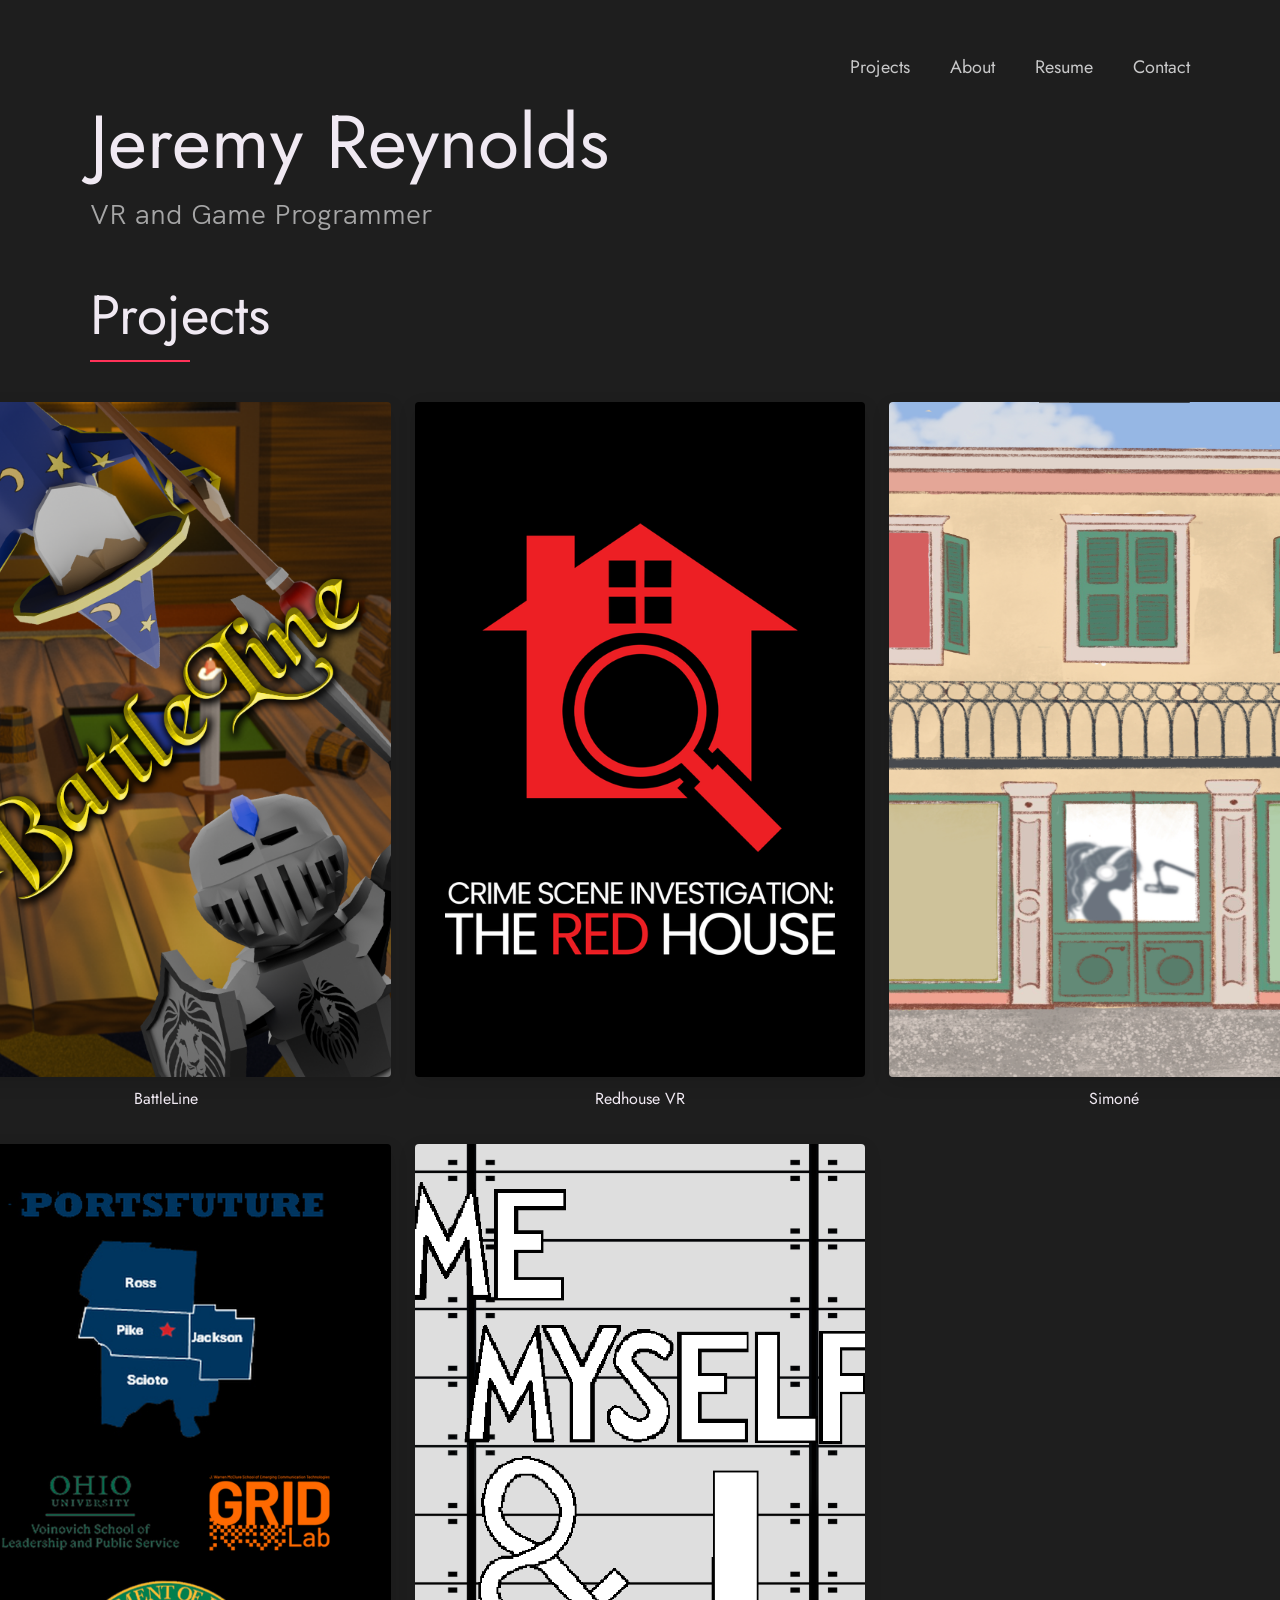
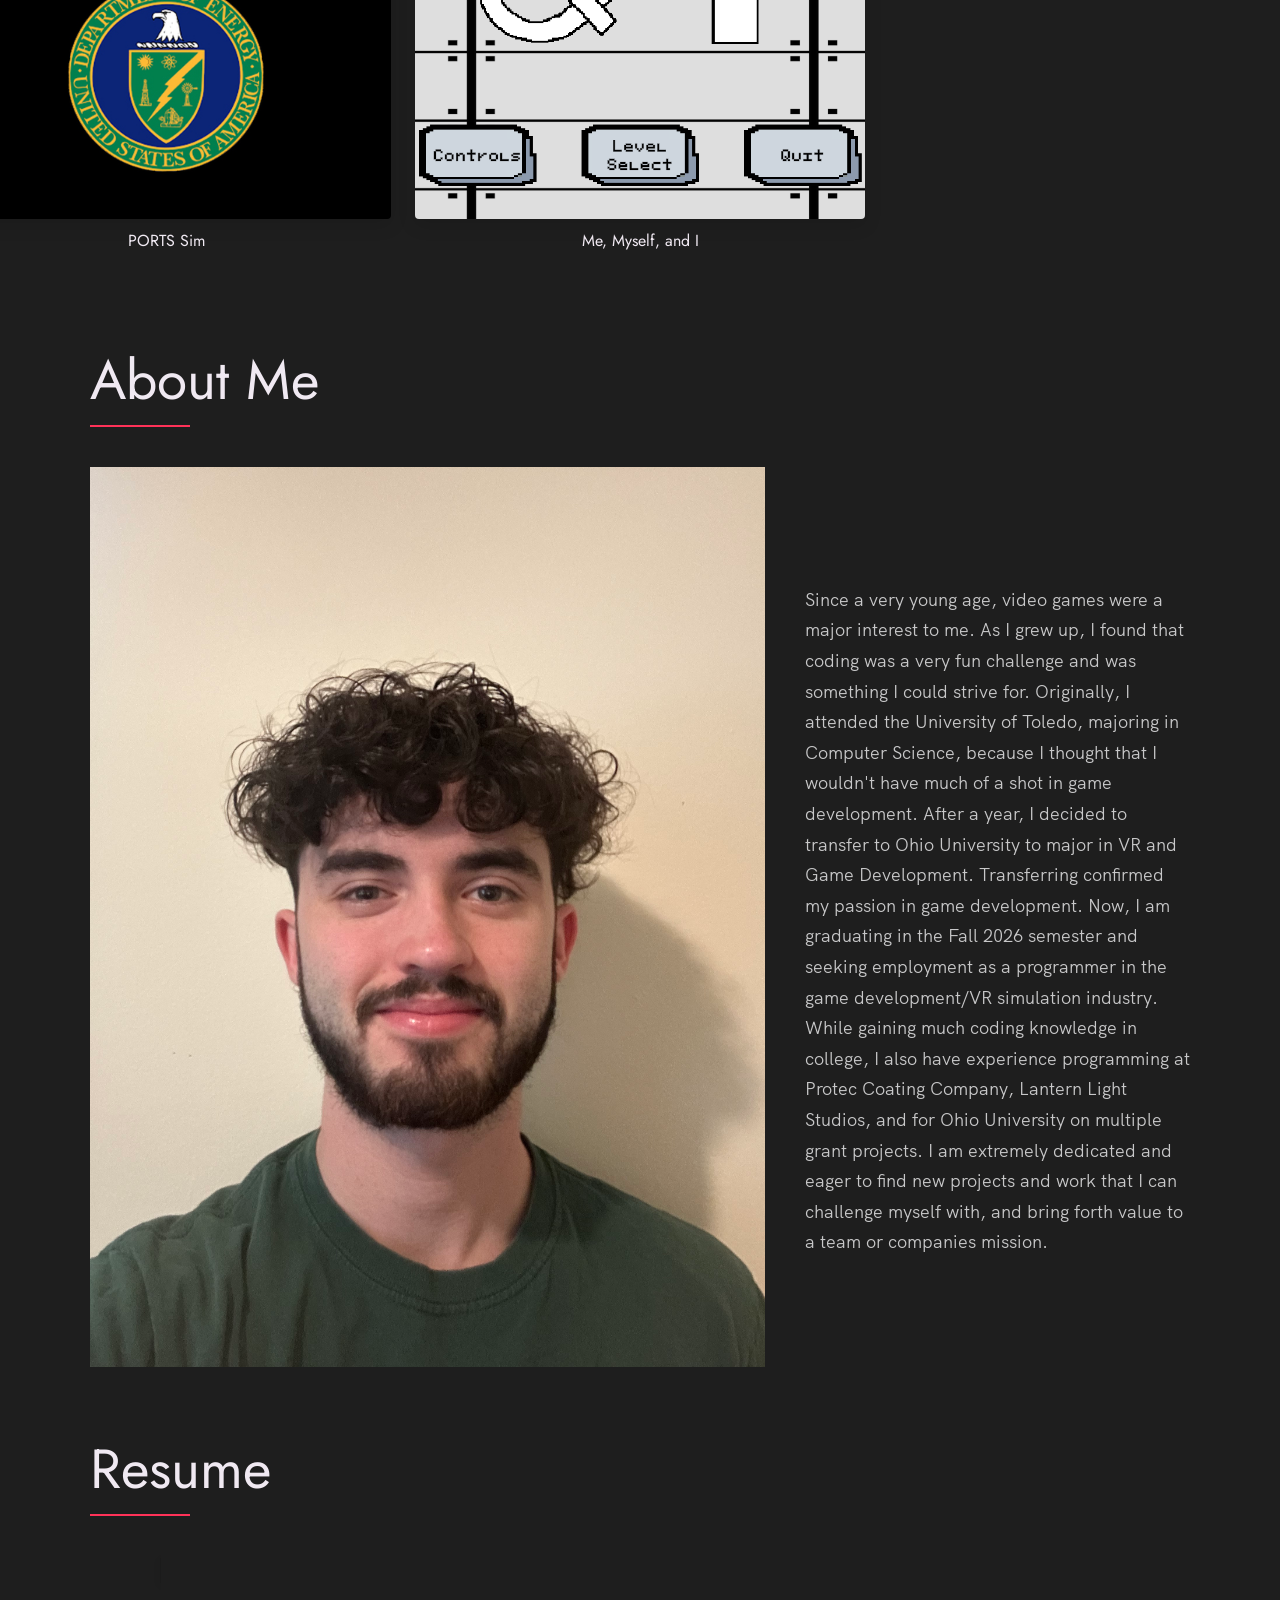
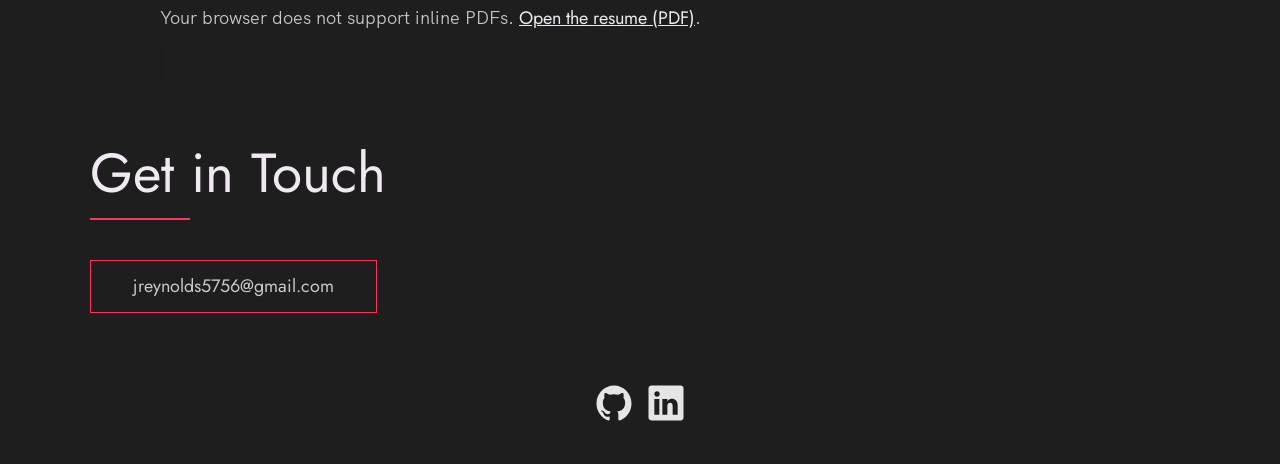
<file: index.html>
<!DOCTYPE html>
<html lang="en">

<head>
  <meta charset="UTF-8" />
  <meta name="viewport" content="width=device-width, initial-scale=1.0" />
  <link rel="shortcut icon" type="image/png" href="./images/jImage.jpg" />

  <title>
    Jeremy Reynolds | Game Developer & Designer
  </title>

  <meta name="description" content="Add small description of yourself.">
  <meta name="keywords" content="Put your name, skills and some coding keywords" />
  <link rel="stylesheet" href="index.css" />
</head>

<body>

  <!-- ***** Header ***** -->

  <header class="header" role="banner" id="top">
    <div class="row">
      <nav class="nav" role="navigation">
        <ul class="nav__items">
          <li class="nav__item"><a href="#work" class="nav__link">Projects</a></li>
          <li class="nav__item">
            <a href="#about" class="nav__link">About</a>
          </li>
          <li class="nav__item">
            <a href="#resume" class="nav__link">Resume</a>
          </li>
          <li class="nav__item">
            <a href="#contact" class="nav__link">Contact</a>
          </li>
        </ul>
      </nav>
    </div>
    <div class="header__text-box row">
      <div class="header__text">
        <h1 class="heading-primary">
          <span>Jeremy Reynolds</span>
        </h1>
        <p>VR and Game Programmer</p>
      </div>
    </div>
  </header>

  <main role="main">

    <!-- ***** Work ***** -->

    <section class="work" id="work">
      <div class="row">
        <h2>Projects</h2>

        <!-- Project grid: 3 pictures per row (600x900 each) -->
        <div class="project-grid" aria-label="Project gallery">

          <article class="project-card">
            <a href="projects/battleline.html" class="project-link" title="Open BattleLine project page">
              <img src="./images/battleline/library_capsule.png" alt="BattleLine cover" class="project-image" width="600" height="900" />
              <h3 class="project-title">BattleLine</h3>
            </a>
          </article>

          <article class="project-card">
            <a href="projects/redhouse.html" class="project-link" title="Open Redhouse VR project page">
              <img src="./images/rh/rhvrCapsuleImage.png" alt="Redhouse VR cover" class="project-image" width="600" height="900" />
              <h3 class="project-title">Redhouse VR</h3>
            </a>
          </article>

          <article class="project-card">
            <a href="projects/simone.html" class="project-link" title="Open Simoné project page">
              <img src="./images/simone/Simone.png" alt="Simoné cover" class="project-image" width="600" height="900" />
              <h3 class="project-title">Simoné</h3>
            </a>
          </article>

          <article class="project-card">
            <a href="projects/ports.html" class="project-link" title="Open PORTS Sim project page">
              <img src="./images/ports/portsCapsule.png" alt="PORTS Sim cover" class="project-image" width="600" height="900" />
              <h3 class="project-title">PORTS Sim</h3>
            </a>
          </article>

          <article class="project-card">
            <a href="projects/me-myself-and-i.html" class="project-link" title="Open Me, Myself, and I project page">
              <img src="./images/mmi/eugeneMain.png" alt="Me, Myself, and I cover" class="project-image" width="600" height="900" />
              <h3 class="project-title">Me, Myself, and I</h3>
            </a>
          </article>
          
        </div>

      </div>
    </section>

    <!-- ***** About ***** -->

    <section class="about" id="about">
      <div class="row">
        <h2>About Me</h2>
        <div class="about__content">
          <div class="about__text">
            <p>
              Since a very young age, video games were a major interest to me. As I grew up, I found that coding was a very fun challenge and was something I could strive for. 
              Originally, I attended the University of Toledo, majoring in Computer Science, because I thought that I wouldn't have much of a shot in game development. After a year, 
              I decided to transfer to Ohio University to major in VR and Game Development. Transferring confirmed my passion in game development. 

              Now, I am graduating in the Fall 2026 semester and seeking employment as a programmer in the game development/VR simulation industry. While gaining much coding knowledge in college, 
              I also have experience programming at Protec Coating Company, Lantern Light Studios, and for Ohio University on multiple grant projects. 

              I am extremely dedicated and eager to find new projects and work that I can challenge myself with, and bring forth value to a team or companies mission.
            </p>
          </div>

          <div class="about__photo-container">
            <img class="about__photo" src="./images/reynoldsJeremy.jpeg" alt="" />
          </div>
        </div>
      </div>
    </section>

  <!-- ***** Resume ***** -->

    <section class="resume" id="resume">
      <div class="row">
        <h2>Resume</h2>
        <div class="resume__content">
          <div class="resume__photo-container">
            <object class="resume__pdf" data="./images/ReynoldsResume.pdf" type="application/pdf" width="100%" height="600">
            <p>Your browser does not support inline PDFs. <a href="./images/ReynoldsResume.pdf" target="_blank" rel="noopener">Open the resume (PDF)</a>.</p>
            </object>
          </div>
        </div>
      </div>
    </section>
  </main>

  <!-- ***** Contact ***** -->

  <section class="contact" id="contact">
    <div class="row">
      <h2>Get in Touch</h2>
      <div class="contact__info">
        <p>
          
        </p>
        <a href="mailto:jreynolds5756@gmail.com" class="btn">jreynolds5756@gmail.com</a>
      </div>
    </div>
  </section>

  <!-- ***** Footer ***** -->

  <footer role="contentinfo" class="footer">
    <div class="row">
      <ul class="footer__social-links">
        <li class="footer__social-link-item">
          <a href="https://github.com/Jreyn17" title="Link to Github Profile">
            <img src="./images/svg/github.svg" class="footer__social-image" alt="Github">
          </a>
        </li>
        <li class="footer__social-link-item">
          <a href="https://www.linkedin.com/in/jeremynreynolds/">
            <img src="./images/svg/linkedin.svg" title="Link to Linkedin Profile" class="footer__social-image" alt="Linkedin">
          </a>
        </li>
      </ul>
    </div>
  </footer>

  <a href="#top" class="back-to-top" title="Back to Top">
    <img src="./images/svg/arrow-up.svg" alt="Back to Top" class="back-to-top__image"/>
  </a>
  <script src="./index.js"></script>
</body>

</html>
</file>
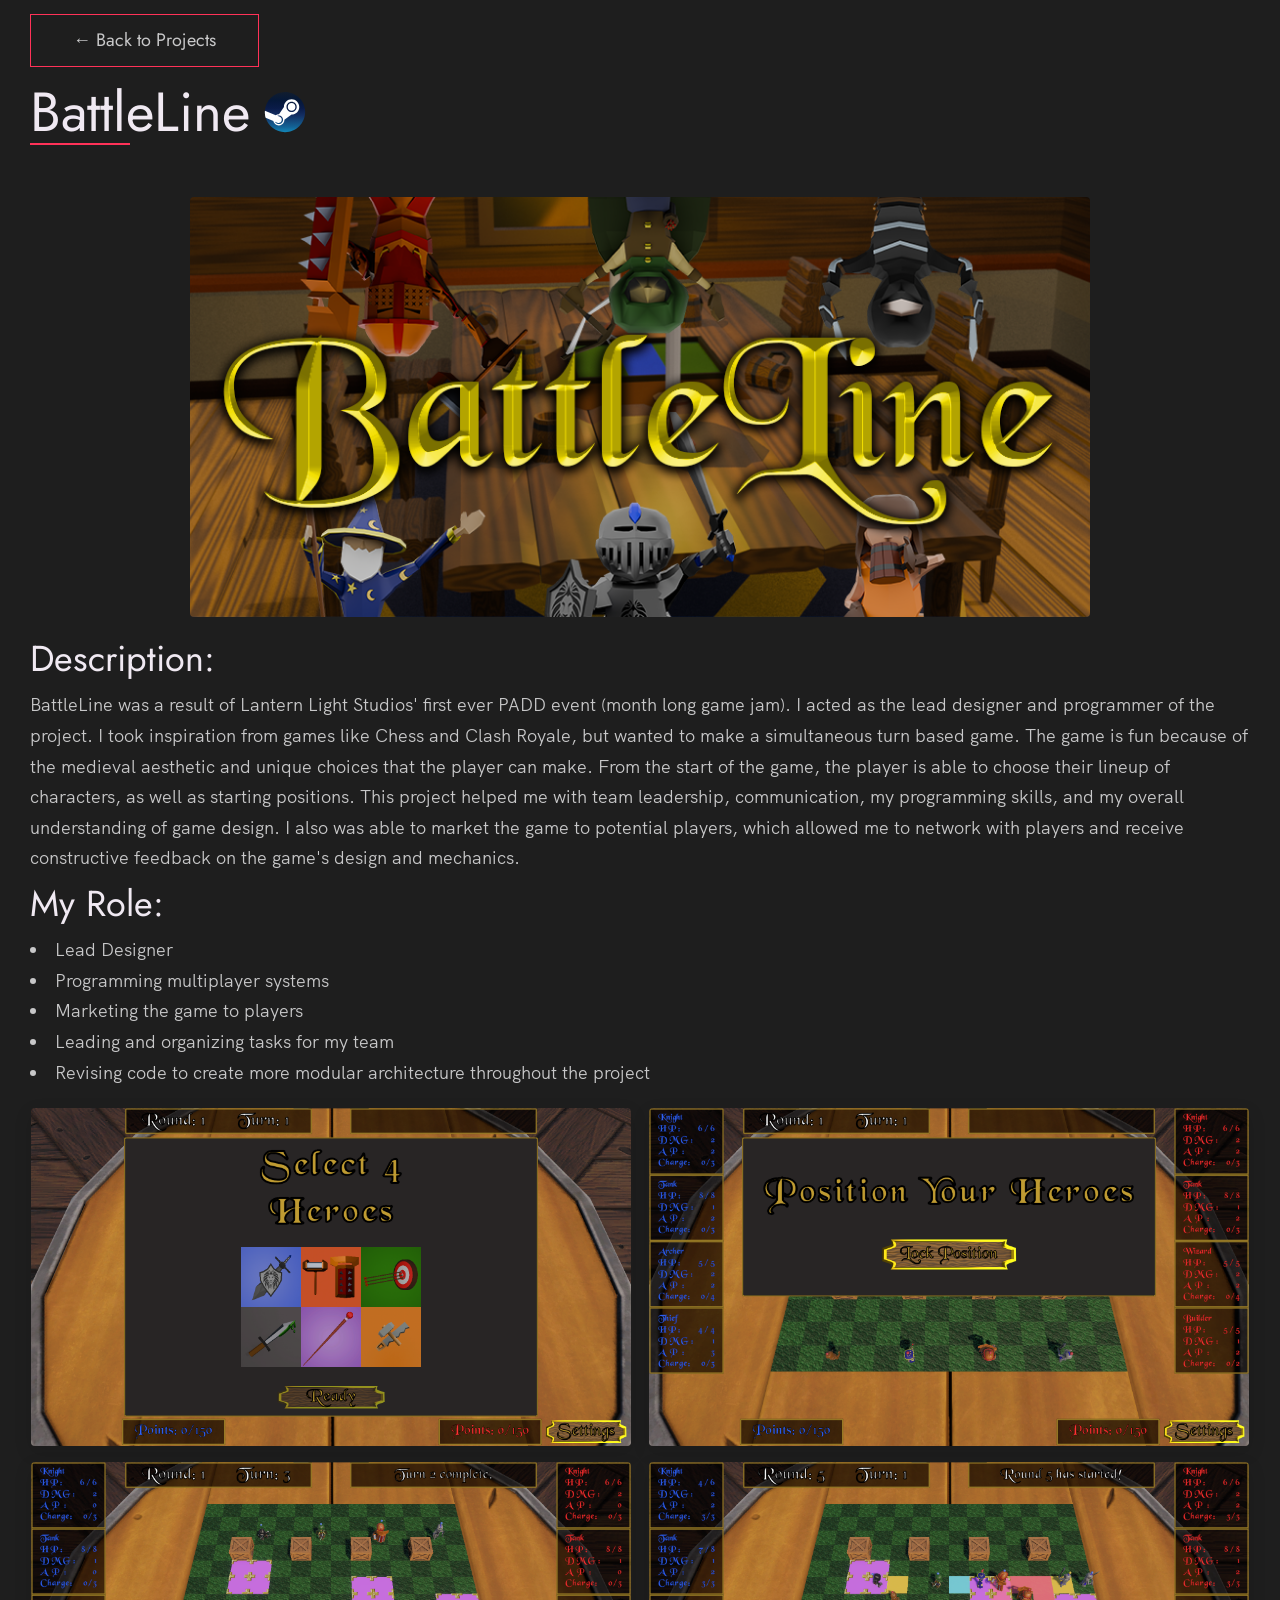
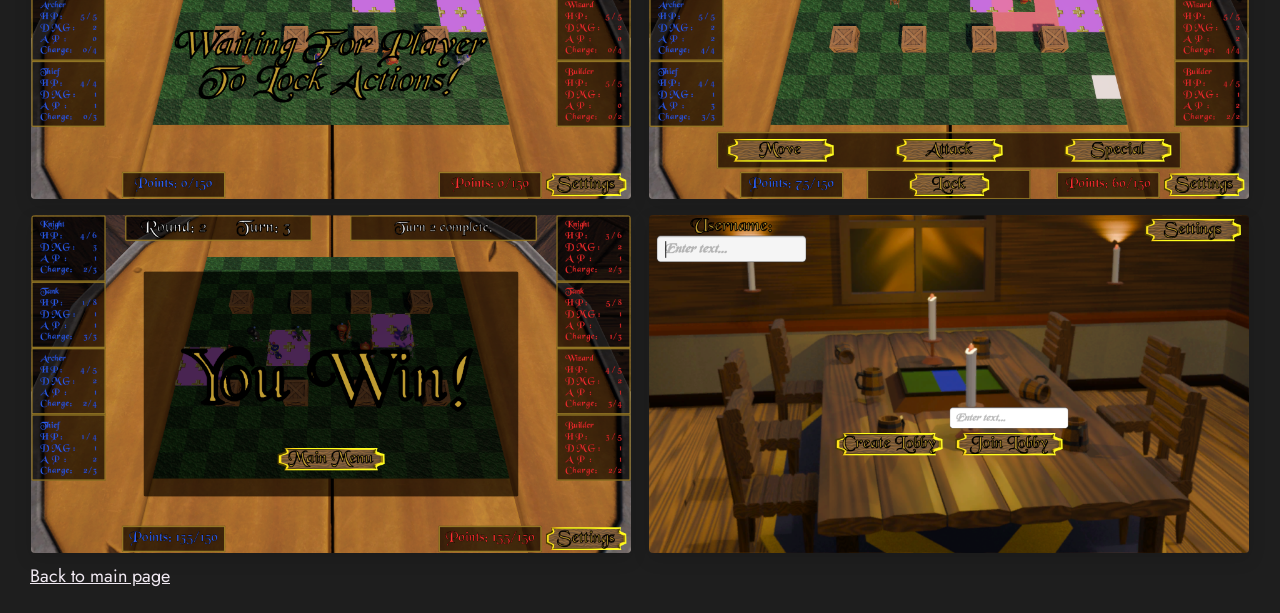
<file: projects/battleline.html>
﻿<!doctype html>
<html lang="en">
<head>
  <meta charset="utf-8" />
  <meta name="viewport" content="width=device-width,initial-scale=1" />
  <title>BattleLine — Project</title>
  <link rel="stylesheet" href="../index.css" />
</head>
<body>
  <main class="project-page">
    <a href="../index.html" class="btn" style="display:inline-block;margin-bottom:12px;text-decoration:none;">← Back to Projects</a>

    <h2>
      <span>BattleLine</span>
      <a href="https://store.steampowered.com/app/4089340/BattleLine/" title="Link to Steam Page" class="steam-link" aria-label="Open BattleLine on Steam">
        <img src="../images/svg/steam.svg" class="footer__social-image" alt="Steam">
      </a>
    </h2>

    <!-- Hero / cover (now centered by CSS) -->
    <img src="../images/battleline/library_header.png" alt="BattleLine cover" class="hero-image" />
    
    <h1>Description:</h1>

    <p>
      BattleLine was a result of Lantern Light Studios' first ever PADD event (month long game jam). 
      I acted as the lead designer and programmer of the project.
      I took inspiration from games like Chess and Clash Royale, but wanted to make a simultaneous turn based game.
      The game is fun because of the medieval aesthetic and unique choices that the player can make.
      From the start of the game, the player is able to choose their lineup of characters, as well as starting positions.
      This project helped me with team leadership, communication, my programming skills, and my overall understanding of game design.
      I also was able to market the game to potential players, which allowed me to network with players and receive constructive feedback on the game's design and mechanics.
    </p>

    <h1>My Role:</h1>

    <ul class="work__list">
      <li>Lead Designer</li>
      <li>Programming multiplayer systems</li>
      <li>Marketing the game to players</li>
      <li>Leading and organizing tasks for my team</li>
      <li>Revising code to create more modular architecture throughout the project</li>
    </ul>

    <!-- Gallery: will display 2 columns when viewport >= 1220px -->
    <div class="gallery" aria-label="BattleLine screenshots">
      <div class="gallery-item">
        <img src="../images/battleline/image0.png" alt="BattleLine screenshot 0" />
      </div>
      <div class="gallery-item">
        <img src="../images/battleline/image1.png" alt="BattleLine screenshot 1" />
      </div>
      <div class="gallery-item">
        <img src="../images/battleline/image2.png" alt="BattleLine screenshot 2" />
      </div>
      <div class="gallery-item">
        <img src="../images/battleline/image3.png" alt="BattleLine screenshot 3" />
      </div>
      <div class="gallery-item">
        <img src="../images/battleline/image4.png" alt="BattleLine screenshot 4" />
      </div>
      <div class="gallery-item">
        <img src="../images/battleline/image5.png" alt="BattleLine screenshot 5" />
      </div>
    </div>

    <p>
      <a href="../index.html">Back to main page</a>
    </p>
  </main>
</body>
</html>
</file>
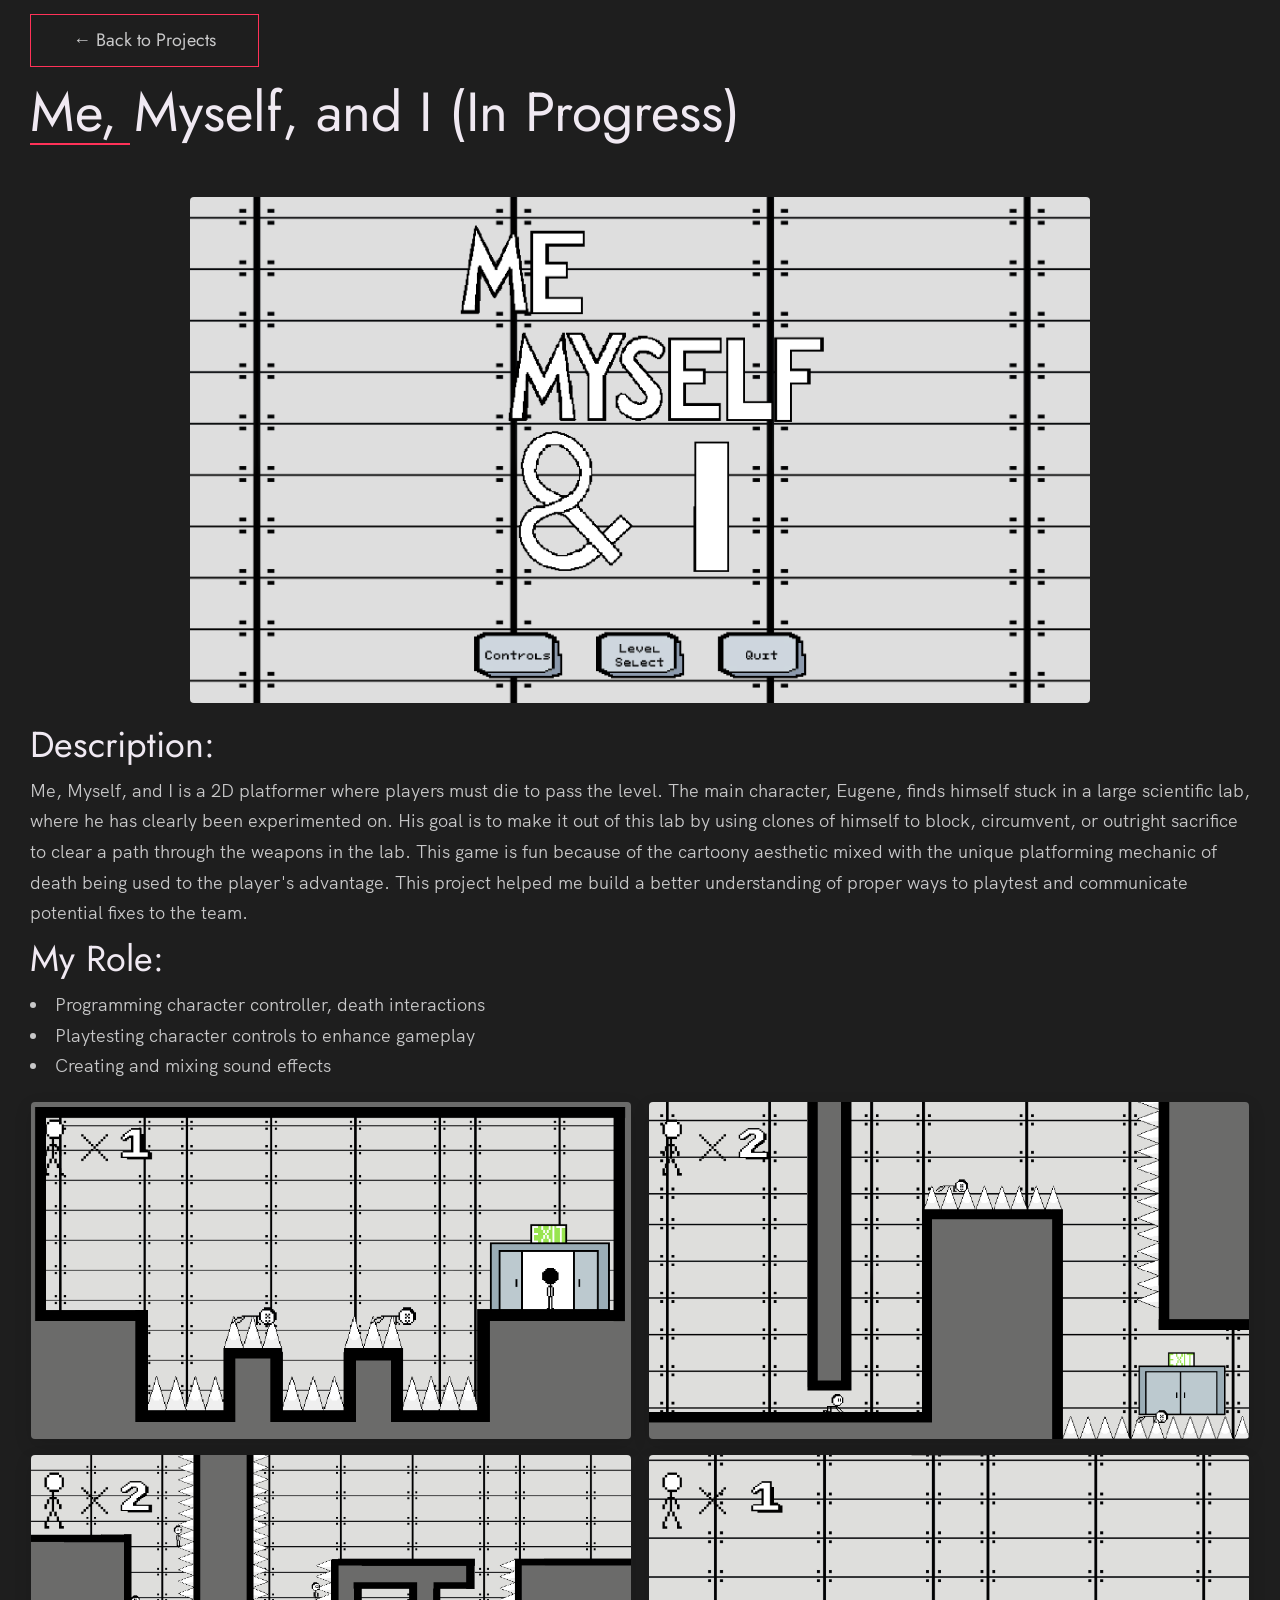
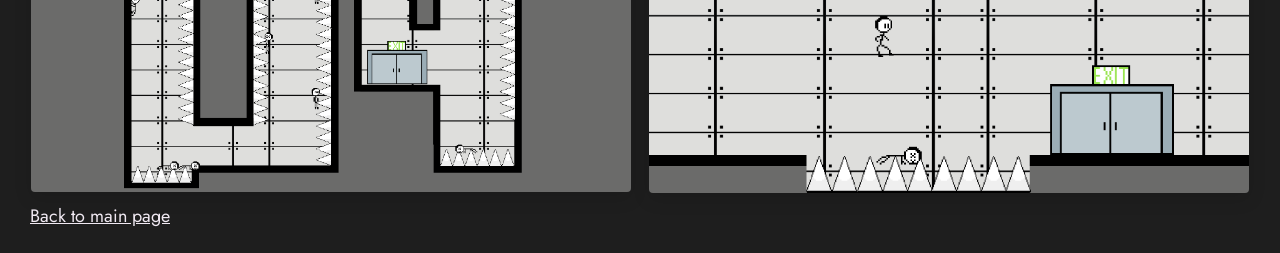
<file: projects/me-myself-and-i.html>
﻿<!doctype html>
<html lang="en">
<head>
  <meta charset="utf-8" />
  <meta name="viewport" content="width=device-width,initial-scale=1" />
  <title>Me, Myself, and I — Project</title>
  <link rel="stylesheet" href="../index.css" />
</head>
<body>
  <main class="project-page">
    <a href="../index.html" class="btn" style="display:inline-block;margin-bottom:12px;text-decoration:none;">← Back to Projects</a>

    <h2>
      <span>Me, Myself, and I (In Progress)</span>
    </h2>

    <!-- Hero / cover (now centered by CSS) -->
    <img src="../images/mmi/eugeneMain.png" alt="Me, Myself, and I cover" class="hero-image" />
    
    <h1>Description:</h1>

    <p>
      Me, Myself, and I is a 2D platformer where players must die to pass the level.
      The main character, Eugene, finds himself stuck in a large scientific lab, where he has clearly been experimented on.
      His goal is to make it out of this lab by using clones of himself to block, circumvent, or outright sacrifice to clear a path through the weapons in the lab.
      This game is fun because of the cartoony aesthetic mixed with the unique platforming mechanic of death being used to the player's advantage.
      This project helped me build a better understanding of proper ways to playtest and communicate potential fixes to the team. 
    </p>

    <h1>My Role:</h1>

    <ul class="work__list">
      <li>Programming character controller, death interactions</li>
      <li>Playtesting character controls to enhance gameplay</li>
      <li>Creating and mixing sound effects</li>
    </ul>

    <!-- Gallery: will display 2 columns when viewport >= 1220px -->
    <div class="gallery" aria-label="Me, Myself, and I screenshots">
      <div class="gallery-item">
        <img src="../images/mmi/eugene1.png" alt="Me, Myself, and I screenshot 0" />
      </div>
      <div class="gallery-item">
        <img src="../images/mmi/eugene2.png" alt="Me, Myself, and I screenshot 1" />
      </div>
      <div class="gallery-item">
        <img src="../images/mmi/eugene3.png" alt="Me, Myself, and I screenshot 2" />
      </div>
      <div class="gallery-item">
        <img src="../images/mmi/Eugene.png" alt="Me, Myself, and I screenshot 3" />
      </div>
    </div>

    <p>
      <a href="../index.html">Back to main page</a>
    </p>
  </main>
</body>
</html>
</file>
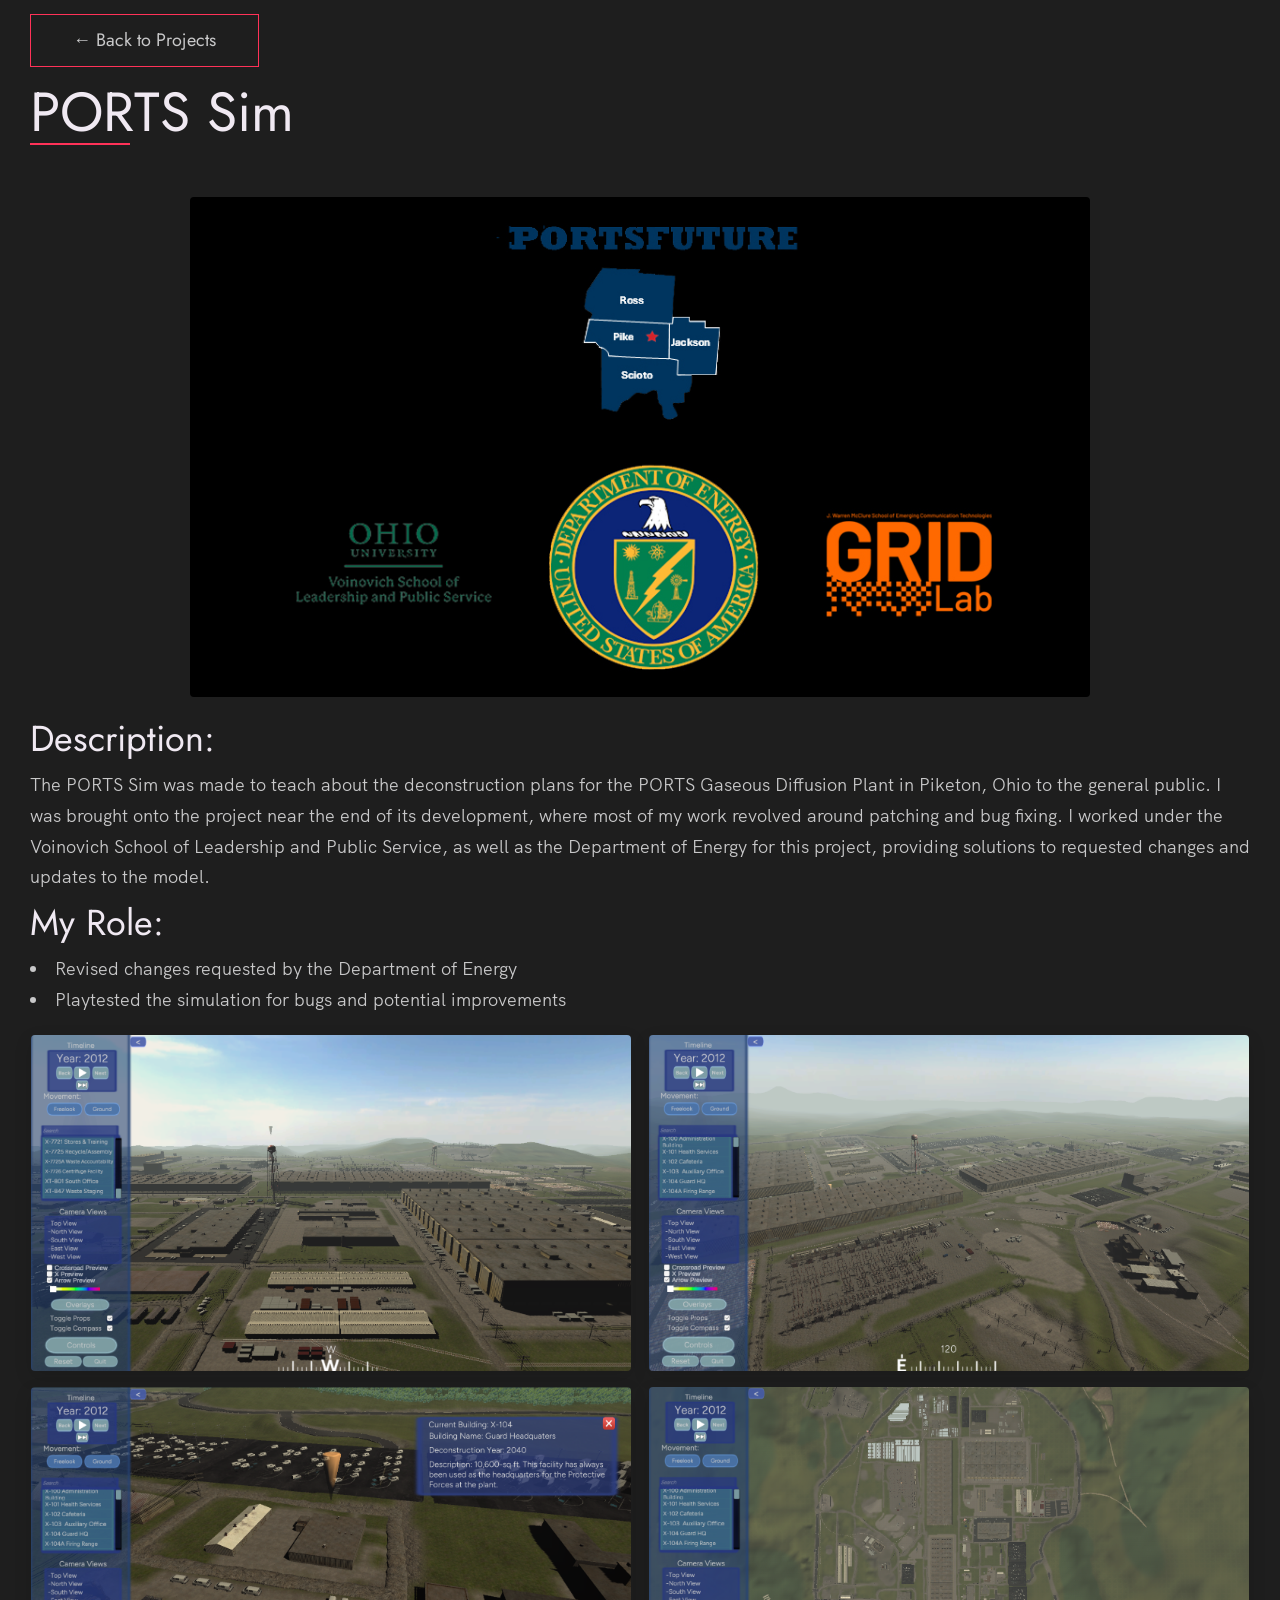
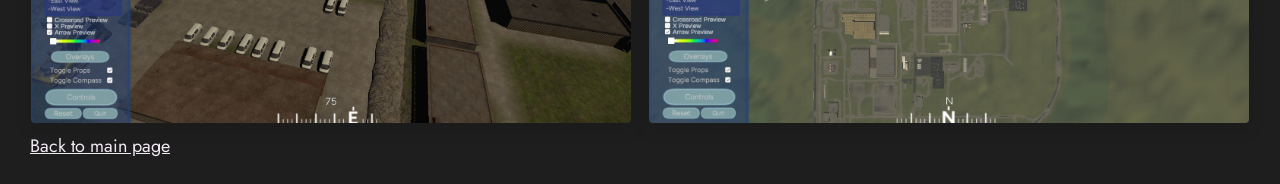
<file: projects/ports.html>
﻿<!doctype html>
<html lang="en">
<head>
  <meta charset="utf-8" />
  <meta name="viewport" content="width=device-width,initial-scale=1" />
  <title>PORTS Sim — Project</title>
  <link rel="stylesheet" href="../index.css" />
</head>
<body>
  <main class="project-page">
    <a href="../index.html" class="btn" style="display:inline-block;margin-bottom:12px;text-decoration:none;">← Back to Projects</a>

    <h2>
      <span>PORTS Sim</span>
    </h2>

    <!-- Hero / cover (now centered by CSS) -->
    <img src="../images/ports/portsSplashEdit.png" alt="PORTS Sim cover" class="hero-image" />
    
    <h1>Description:</h1>

    <p>
    The PORTS Sim was made to teach about the deconstruction plans for the PORTS Gaseous Diffusion Plant in Piketon, Ohio to the general public.
    I was brought onto the project near the end of its development, where most of my work revolved around patching and bug fixing.
    I worked under the Voinovich School of Leadership and Public Service, as well as the Department of Energy for this project, providing solutions
    to requested changes and updates to the model.
    </p>

    <h1>My Role:</h1>

    <ul class="work__list">
      <li>Revised changes requested by the Department of Energy</li>
      <li>Playtested the simulation for bugs and potential improvements</li>
    </ul>

    <!-- Gallery: will display 2 columns when viewport >= 1220px -->
    <div class="gallery" aria-label="PORTS Sim screenshots">
      <div class="gallery-item">
        <img src="../images/ports/portsStart.png" alt="PORTS Sim screenshot 0" />
      </div>
      <div class="gallery-item">
        <img src="../images/ports/portsAboveShot.png" alt="PORTS Sim screenshot 1" />
      </div>
      <div class="gallery-item">
        <img src="../images/ports/portsGuardHeadquarters.png" alt="PORTS Sim screenshot 2" />
      </div>
      <div class="gallery-item">
        <img src="../images/ports/portsTopView.png" alt="PORTS Sim screenshot 3" />
      </div>
    </div>

    <p>
      <a href="../index.html">Back to main page</a>
    </p>
  </main>
</body>
</html>
</file>
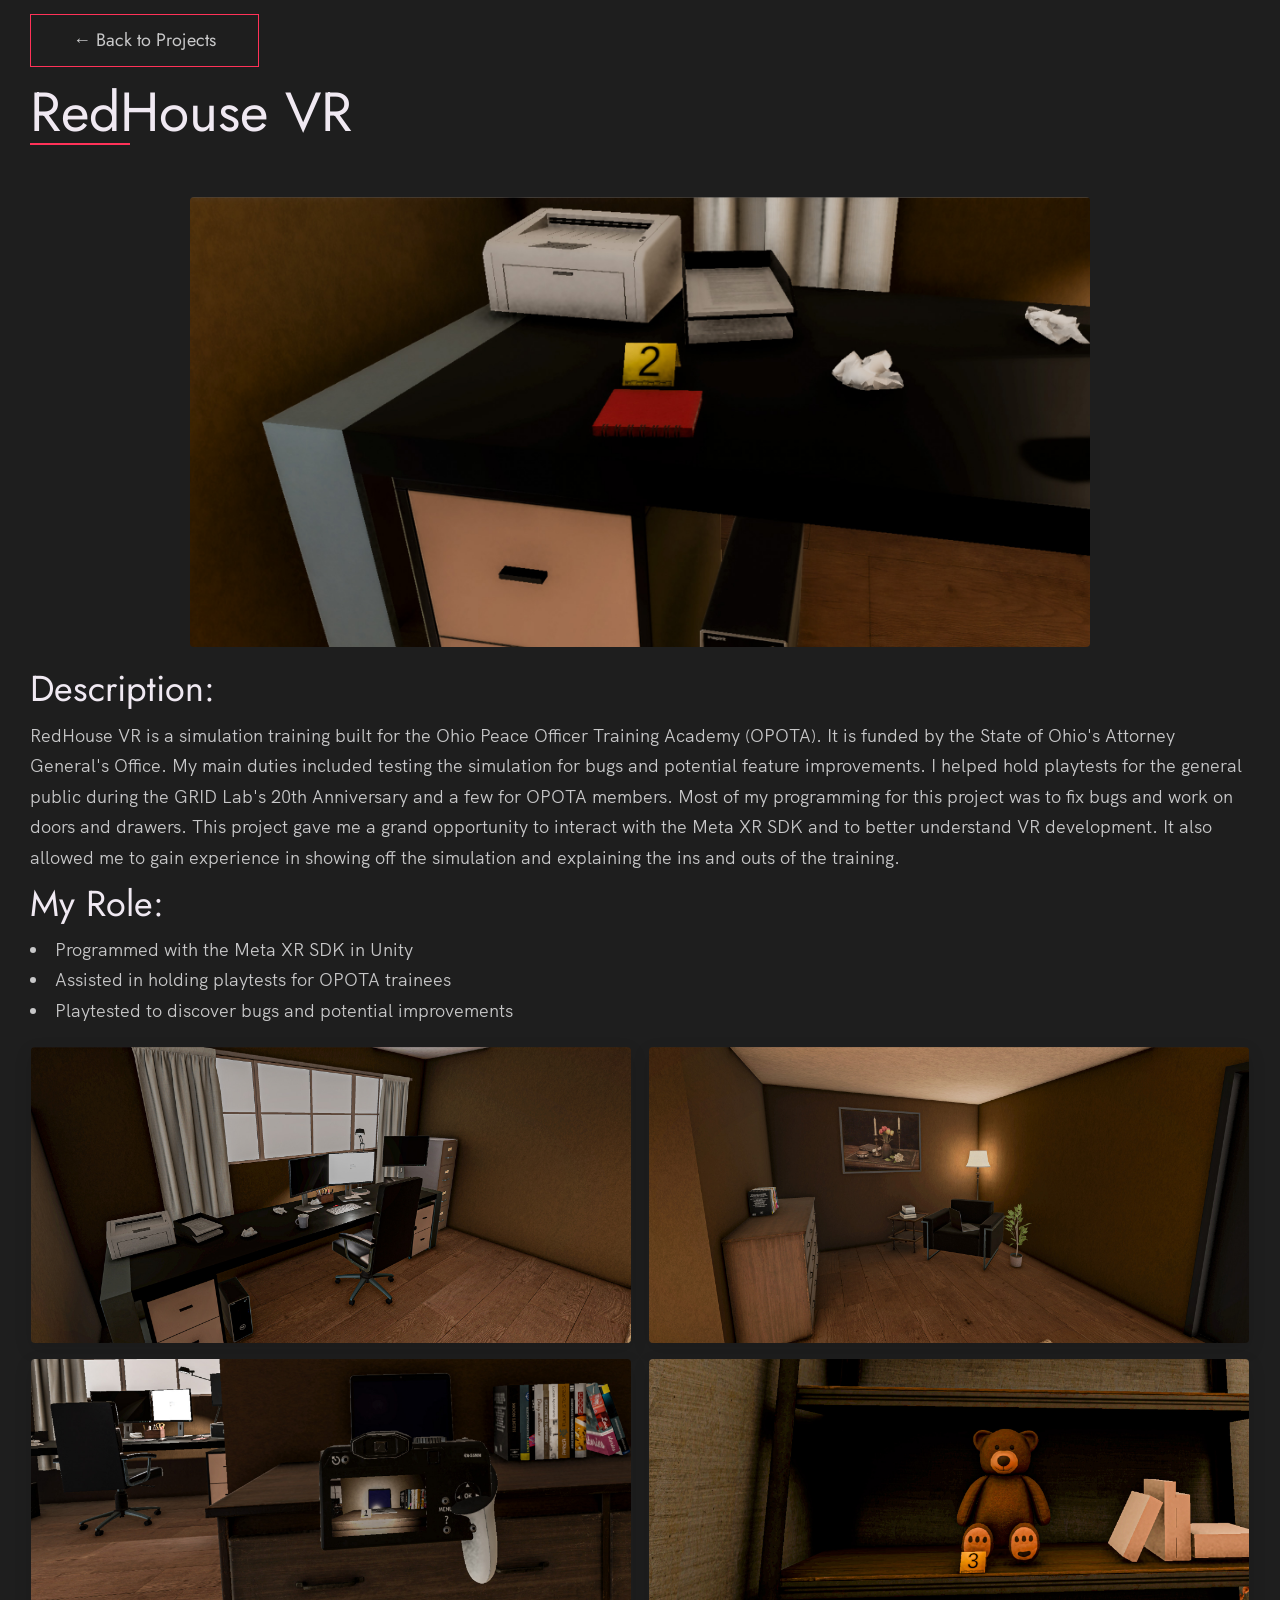
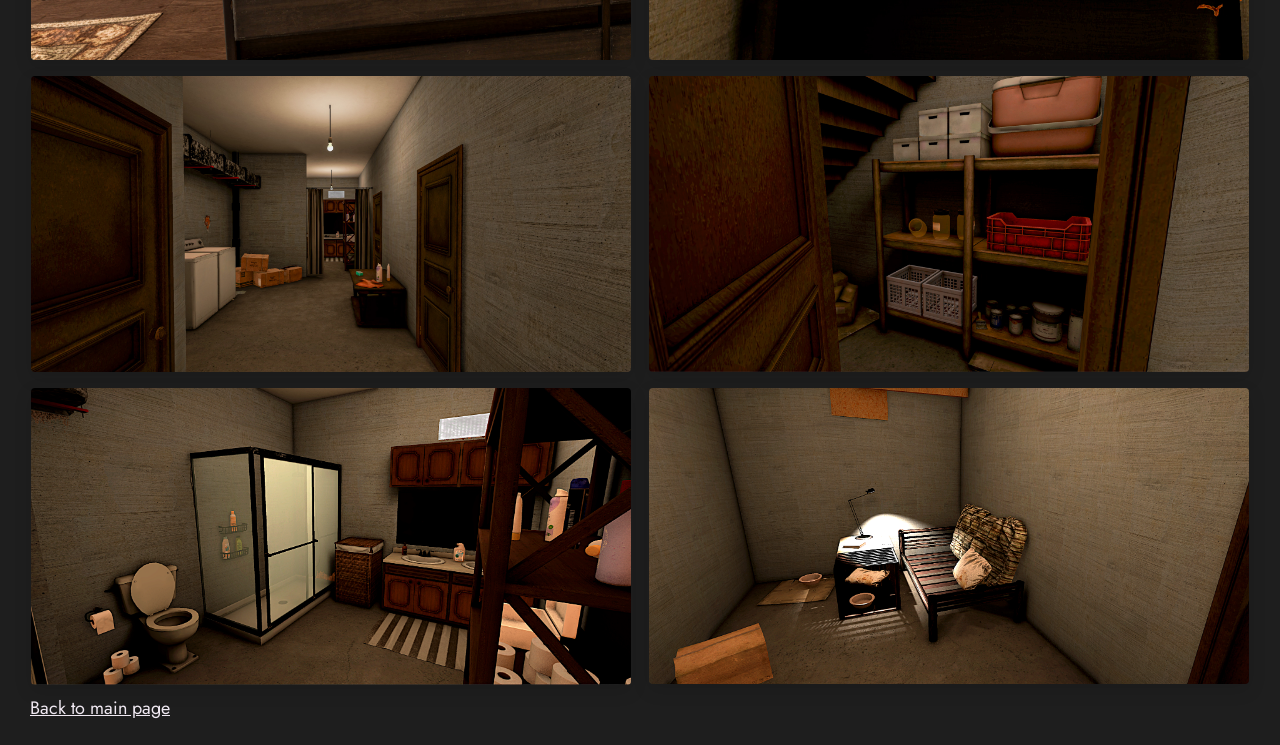
<file: projects/redhouse.html>
﻿<!doctype html>
<html lang="en">
<head>
  <meta charset="utf-8" />
  <meta name="viewport" content="width=device-width,initial-scale=1" />
  <title>RedHouse VR — Project</title>
  <link rel="stylesheet" href="../index.css" />
</head>
<body>
  <main class="project-page">
    <a href="../index.html" class="btn" style="display:inline-block;margin-bottom:12px;text-decoration:none;">← Back to Projects</a>

    <h2>
      <span>RedHouse VR</span>
    </h2>

    <!-- Hero / cover (now centered by CSS) -->
    <img src="../images/rh/BookletEvidence.png" alt="RedHouse VR cover" class="hero-image" />
    
    <h1>Description:</h1>

    <p>
      RedHouse VR is a simulation training built for the Ohio Peace Officer Training Academy (OPOTA). It is funded by the State of Ohio's Attorney General's Office.
      My main duties included testing the simulation for bugs and potential feature improvements. 
      I helped hold playtests for the general public during the GRID Lab's 20th Anniversary and a few for OPOTA members.
      Most of my programming for this project was to fix bugs and work on doors and drawers.
      This project gave me a grand opportunity to interact with the Meta XR SDK and to better understand VR development.
      It also allowed me to gain experience in showing off the simulation and explaining the ins and outs of the training.
    </p>

    <h1>My Role:</h1>

    <ul class="work__list">
      <li>Programmed with the Meta XR SDK in Unity</li>
      <li>Assisted in holding playtests for OPOTA trainees</li>
      <li>Playtested to discover bugs and potential improvements</li>
    </ul>

    <!-- Gallery: will display 2 columns when viewport >= 1220px -->
    <div class="gallery" aria-label="RedHouse VR screenshots">
      <div class="gallery-item">
        <img src="../images/rh/StudyDesk.png" alt="RedHouse VR screenshot 0" />
      </div>
      <div class="gallery-item">
        <img src="../images/rh/StudyNook.png" alt="RedHouse VR screenshot 1" />
      </div>
      <div class="gallery-item">
        <img src="../images/rh/LaptopEvidence.png" alt="RedHouse VR screenshot 2" />
      </div>
      <div class="gallery-item">
        <img src="../images/rh/TeddyEvidence.png" alt="RedHouse VR screenshot 3" />
      </div>
      <div class="gallery-item">
        <img src="../images/rh/BasementHall.png" alt="RedHouse VR screenshot 4" />
      </div>
      <div class="gallery-item">
        <img src="../images/rh/BasementStorage.png" alt="RedHouse VR screenshot 5" />
      </div>
      <div class="gallery-item">
        <img src="../images/rh/BasementBathroom.png" alt="RedHouse VR screenshot 6" />
      </div>
      <div class="gallery-item">
        <img src="../images/rh/BasementDungeonBed.png" alt="RedHouse VR screenshot 7" />
      </div>
    </div>

    <p>
      <a href="../index.html">Back to main page</a>
    </p>
  </main>
</body>
</html>
</file>
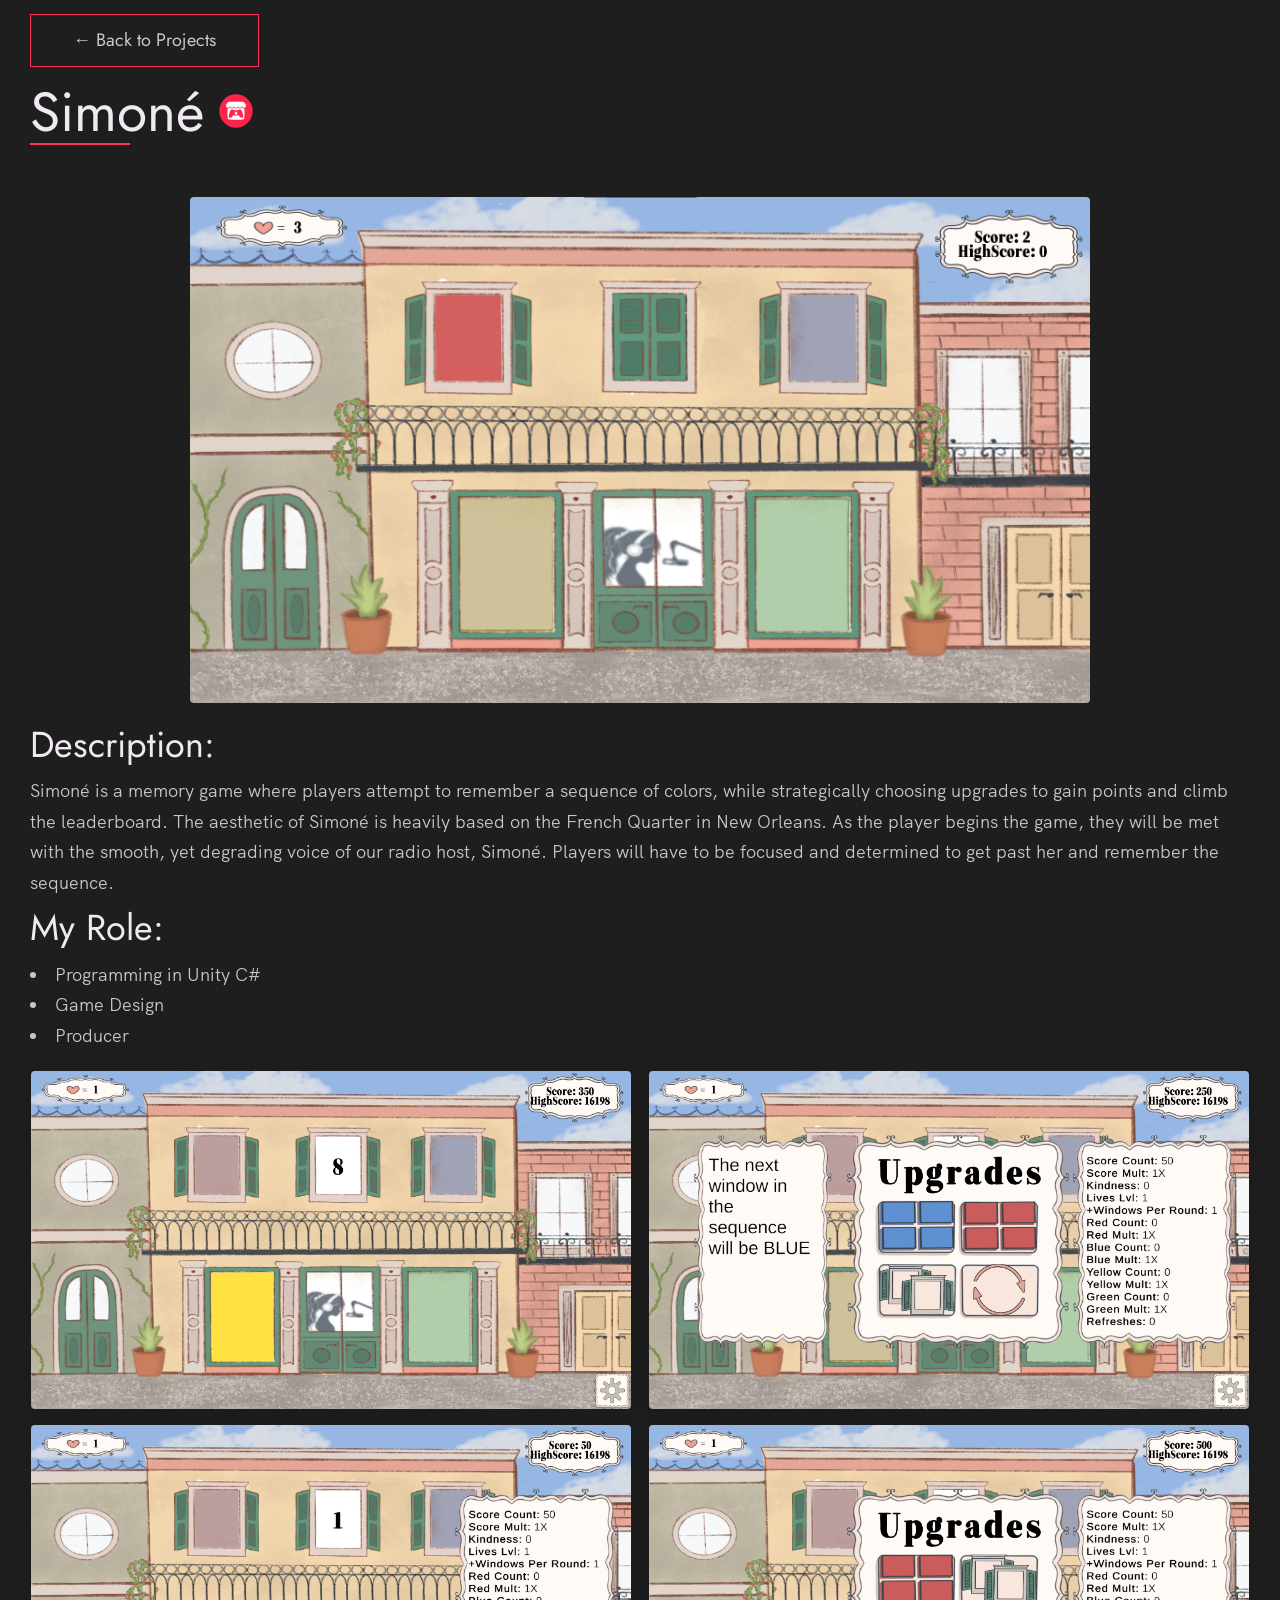
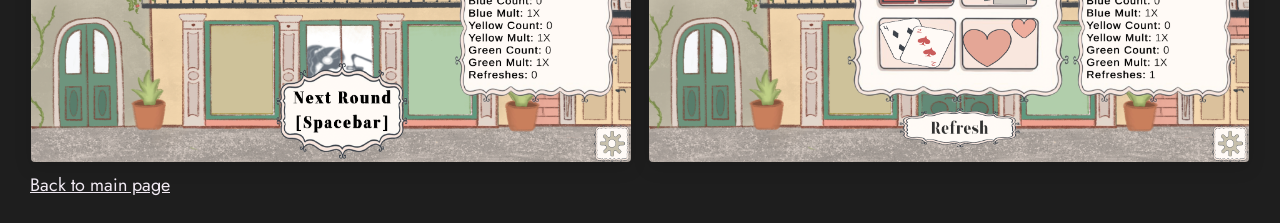
<file: projects/simone.html>
﻿<!doctype html>
<html lang="en">
<head>
  <meta charset="utf-8" />
  <meta name="viewport" content="width=device-width,initial-scale=1" />
  <title>Simoné — Project</title>
  <link rel="stylesheet" href="../index.css" />
</head>
<body>
  <main class="project-page">
    <a href="../index.html" class="btn" style="display:inline-block;margin-bottom:12px;text-decoration:none;">← Back to Projects</a>

    <h2>
      <span>Simoné</span>
      <a href="https://dudzdude668.itch.io/simone" title="Link to Itch.io Page" class="itch-link" aria-label="Open Simoné on Itch.io">
        <img src="../images/svg/itch.svg" class="footer__social-image" alt="Itch.io">
      </a>
    </h2>

    <!-- Hero / cover (now centered by CSS) -->
    <img src="../images/simone/Simone.png" alt="Simoné cover" class="hero-image" />

    <h1>Description:</h1>

    <p>
      Simoné is a memory game where players attempt to remember a sequence of colors, while strategically choosing upgrades to gain points and climb the leaderboard. 
      The aesthetic of Simoné is heavily based on the French Quarter in New Orleans. 
      As the player begins the game, they will be met with the smooth, yet degrading voice of our radio host, Simoné. 
      Players will have to be focused and determined to get past her and remember the sequence.
    </p>

    <h1>My Role:</h1>

    <ul class="work__list">
      <li>Programming in Unity C#</li>
      <li>Game Design</li>
      <li>Producer</li>
    </ul>

    <!-- Gallery: will display 2 columns when viewport >= 1220px -->
    <div class="gallery" aria-label="Simoné screenshots">
      <div class="gallery-item">
        <img src="../images/simone/simoneGameplay.png" alt="Simoné screenshot 0" />
      </div>
      <div class="gallery-item">
        <img src="../images/simone/simoneUpgradeOne.png" alt="Simoné screenshot 1" />
      </div>
      <div class="gallery-item">
        <img src="../images/simone/simoneWaitOnNextRound.png" alt="Simoné screenshot 2" />
      </div>
      <div class="gallery-item">
        <img src="../images/simone/simoneUpgradeTwo.png" alt="Simoné screenshot 3" />
      </div>
    </div>

    <p>
      <a href="../index.html">Back to main page</a>
    </p>
  </main>
</body>
</html>
</file>
<file: index.css>
/* --------------------------------------- */
/* ----- Basic Setup ----- */
/* --------------------------------------- */

@font-face {
    font-family: 'Hk Grotesk';
    font-style: normal;
    font-weight: 400;
    src: url('./fonts/HKGrotesk-Regular.woff') format('woff');
}

@font-face {
    font-family: 'Jost';
    font-style: normal;
    font-weight: 400;
    src: url('./fonts/Jost-Regular.ttf') format('woff');
}

* {
    margin: 0;
    padding: 0;
    box-sizing: inherit;
}

:root {
    --font-size-small: 1.8rem;
    --font-size-normal: 2.2rem;
    --font-size-medium: 2.8rem;
    --font-size-medium-1: 3.6rem;
    --font-size-large: 5.5rem;
    --font-size-huge: 7.5rem;
    --font-stack: 'Hk Grotesk', sans-serif;

    --line-height-normal: 1.7;
    --line-height-small: 1.2;

    --black: #1e1e1e;
    --pink: #ff3258;
    --white: #f0e9f2;
    --white-1: #e5e5e6da;


    --container-max-width: 1180px;
    --container-normal-width: 800px;
    --container-medium-width: 700px; 
    --container-small-width: 500px;

    --gutter-huge: 8rem;
    --gutter-medium: 4rem;
    --gutter-normal: 2rem;
    --gutter-small-1: 1.6rem;
    --gutter-small: 1.2rem;

    --border-light: 1px solid rgb(36, 35, 35);
}

html {
    font-size: 62.5%; /* (16/10)*100 = 62.5% => 1rem = 10px */
    box-sizing: border-box;
    scroll-behavior: smooth;
}

@media(max-width: 1000px) {
    html {
        font-size: 52%;
    }
}

body {
    font-size: var(--font-size-small);
    font-family: var(--font-stack);
    font-weight: 400;
    color: var(--white-1);
    line-height: var(--line-height-normal);
    background: var(--black);
    overflow-x: hidden;
}

.row {
    max-width: var(--container-max-width);
    margin: 0 auto;
}

@media(max-width: 1340px) {
    .row {
        max-width: 1100px;
    }
}

@media(max-width: 1240px) {
    .row {
        padding: 0 var(--gutter-medium);
    }
}

@media(max-width: 600px) {
    .row {
        padding: 0 var(--gutter-normal);
    }
}

@media(max-width: 600px) {
    .row {
        padding: 0 var(--gutter-small);
    }
}

section {
    padding: 3rem 0;
}

img {
    object-fit: contain;
    max-width: 100%;
}

/* --------------------------------------- */
/* ----- Headlines and Paragraphs ----- */
/* --------------------------------------- */

h1,
h2,
h3 {
    font-family: 'Jost', sans-serif;
    font-weight: 400;
    line-height: var(--line-height-small);
    color: var(--white);
}

.heading-primary {
    line-height: 1;
    font-size: var(--font-size-huge);
    font-weight: 400;
}

@media(max-width: 900px) {
    .heading-primary {
        font-size: 6.5rem;
    }
}

h2 {
    font-size: var(--font-size-large);
    margin-bottom: var(--gutter-medium);
}

h2::after {
    content: '';
    display: block;
    height: 2px;
    width: 10rem;
    background: var(--pink);
    margin: var(--gutter-small) 0;
}

h3 {
    font-size: var(--font-size-medium-1);
    margin-bottom: var(--gutter-small);
}

@media(max-width: 500px) {
    .heading-primary {
        font-size: var(--font-size-large);
    }

    h2 {
        font-size: var(--font-size-medium-1);
    }

    h3 {
        font-size: var(--font-size-medium);
    }
}

p {
    margin: var(--gutter-small-1) 0;
}

@media(max-width: 900px) {
    p { 
        max-width: var(--container-small-width);
    }
}

/* --------------------------------------- */
/* ----- Buttons and Links ----- */
/* --------------------------------------- */

a {
    color: var(--white);
    font-weight: 400;
    font-family: 'Jost', sans-serif;
    transition: all .2s;
    outline: 2px solid transparent;
}

::-moz-focus-inner {
    border: 0;
}

button:focus,
a:focus {
    outline: 2px solid var(--pink);
}

body:not(.user-is-tabbing) button:focus,
body:not(.user-is-tabbing) a:focus {
    outline: none;
}

.link:hover {
    color: var(--pink);
}

.btn {
    position: relative;
    display: inline-block;
    padding: 1rem 4.2rem;
    text-decoration: none;
    color: inherit;
    border: 1px solid  var(--pink);
    font-weight: 400;
}

.btn:focus {
    outline: none;
}

.btn::after {
    content: '';
    display: block;
    position: absolute;
    top: 0;
    left: 0;
    right: 100%;
    background: var(--white);
    height: 100%;
    z-index: -1;
    transition: all 0.2s cubic-bezier(1, 0.68, 0.16, 0.9);
}

.btn:hover::after,
.btn:focus::after {
    right: 0;
    background: var(--pink);
}

.btn--pink {
    background: var(--pink);
    transition: all 0.2s;
}

.btn--pink::after {
    display: none;
}

.btn--pink:hover,
.btn--pink:focus {
    background: transparent;
}

.link__text {
    position: relative;
    display: inline-block;
    padding: .6rem;
    color: inherit;
    text-decoration: none;
    border-bottom: 1px solid var(--pink);
}

.link__text::after {
    content: '';
    display: block;
    position: absolute;
    top: 0;
    left: 0;
    right: 100%;
    background: var(--white);
    height: 100%;
    z-index: -1;
    transition: all 0.2s cubic-bezier(1, 0.68, 0.16, 0.9);
}

.link__text:focus {
    outline: none;
}

.link__text:hover::after,
.link__text:focus:after {
    right: 0;
    background: var(--pink);
}

.link__text span {
    padding-left: 1rem;
    font-family: sans-serif;
}

/* ----- Back to Top ----- */

.back-to-top {
    position: fixed;
    bottom: 4rem;
    right: 4rem;
    display: flex;
    justify-content: center;
    align-items: center;
    height: 5.5rem;
    width: 5.5rem;
    background-color: var(--pink);
    border-radius: 50%;
    z-index: 10;
    visibility: hidden;
    transition: all .4s;
}

.back-to-top__image {
    height: 70%;
}

@media(max-width: 900px) {
    .back-to-top {
        right: 2rem;
    }
}

@media(max-width: 500px) {
    .back-to-top {
        right: 1rem;
    }
}

/* --------------------------------------- */
/* ----- Navigation ----- */
/* --------------------------------------- */

.nav {
    display: flex;
    justify-content: flex-end;
    padding: var(--gutter-small) 0;
}

.nav__items {
    display: flex;
    list-style: none;
}

.nav__item:not(:last-child) {
    margin-right: var(--gutter-medium);
}

@media(max-width: 500px) {
    .nav {
        justify-content: center;
    }
}

@media(max-width: 400px) {
    .nav__item:not(:last-child) {
        margin-right: var(--gutter-normal);
    }
}

@media(max-width: 300px) {
    .nav {
        font-size: var(--font-size-small);
    }
}

.nav__link {
    position: relative;
    display: inline-block;
    padding: 1rem 0;
    text-decoration: none;
    color: inherit;
    transition: all .2s;
}

.nav__link::after {
    content: '';
    position: absolute;
    bottom: 0;
    left: 0;
    right: 100%;
    display: inline-block;
    height: 1rem;
    background: var(--white);
    transition: all 0.25s cubic-bezier(1, 0.68, 0.16, 0.9);
}

.nav__link:hover {
    color: var(--pink);
}

.nav__link:hover::after {
    right: 0;
    height: 2px;
    background: var(--pink);
}

/* --------------------------------------- */
/* ----- Header ----- */
/* --------------------------------------- */

.header {
    height: auto;
    background: none;
    padding: 3rem 0 1.5rem;
}

.header__text {
    position: relative;
    top: 0;
    transform: none;
    max-width: var(--container-max-width);
    margin: 0 auto;
}

.header__text h1 {
    margin-bottom: 1rem;
}

.header__text p {
    margin: 0;
    font-size: var(--font-size-medium);
    opacity: 0.8;
}

@media(max-width: 500px) {
    .header {
        text-align: center;
    }

    .header__text p {
        transform: scale(.8);
    }
}

/* --------------------------------------- */
/* ----- Work ----- */
/* --------------------------------------- */

.work__box {
    display: flex;
    align-items: center;
}

@media(max-width: 900px) {
    .work__box {
        align-items: initial;
        flex-direction: column-reverse;
    }
}

.work__box:not(:last-child) {
    margin-bottom: 8rem;
}

@media(max-width: 500px) {
    .work__box:not(:last-child) {
        margin-bottom: 6rem;
    }
}

.work__links {
    display: flex;
    align-items: center;
}

.work__text {
    flex: 0 0 30%;
}

.work__list {
    /* list-style-type: square; */
    list-style-position: inside;
    margin-bottom: var(--gutter-normal);
}

.work__code {
    display: block;
    height: 3rem;
    margin-left: var(--gutter-normal);
    transition: all .3s;
}

.work__code:hover {
    transform: scale(1.2);
}

.work__image-box {
    margin-bottom: var(--gutter-normal);
}

@media(min-width: 901px) {
    .work__image-box {
        flex: 1;
        margin: 0 0 0 4rem;
    }
}

@media(max-width: 900px) {
    .work__code {
        height: 4rem;
    }
}

/* --------------------------------------- */
/* ----- Clients ----- */
/* --------------------------------------- */

.client__logos {
    display: flex;
    justify-content: space-between;
    filter: invert(100%) grayscale(100%) opacity(.8);
}

.client__logo {
    height: 6.5rem;
    max-width: 18rem;
}

@media(max-width: 1240px) {
    .client__logos {
        overflow-x: scroll;
        padding: var(--gutter-small);
    }

    .client__logo:not(:last-of-type) {
        margin-right: var(--gutter-medium);
    }
}

/* --------------------------------------- */
/* ----- About ----- */
/* --------------------------------------- */

.about__content {
    display: flex;
    flex-direction: row-reverse;
    align-items: center;
}

@media(max-width: 900px) {
    .about__content {
        flex-direction: column-reverse;
        align-items: initial;
    }
}

.about__photo-container {
    margin-bottom: var(--gutter-normal);
}

@media(min-width: 901px) {
    .about__text {
        flex: 0 0 35%;
    }
    
    .about__photo-container {
        flex: 1;
        margin: 0 var(--gutter-medium) 0 0;
    }
}

/* --------------------------------------- */
/* ----- Resume ----- */
/* --------------------------------------- */

.resume__content {
    display: flex;
    justify-content: center;
}



.resume__photo-container {
    max-width: 800px;
}

.resume__photo {
    width: 100%;
    height: auto;
    border: 1px solid #444;
    border-radius: 4px;
}

.resume__photo-container {
    width: 100%;
    max-width: 960px;
    margin: 0 auto;
}

.resume__pdf {
    width: 100%;
    height: 80vh;
    min-height: 500px;
    max-height: 900px;
    border: 1px solid rgba(0,0,0,0.08);
    box-shadow: 0 2px 8px rgba(0,0,0,0.06);
}

/* --------------------------------------- */
/* ----- Contact ----- */
/* --------------------------------------- */

.contact__info {
    max-width: var(--container-medium-width);
}

/* --------------------------------------- */
/* ----- Footer ----- */
/* --------------------------------------- */

.footer {
    text-align: center;
    padding: var(--gutter-normal) 0 var(--gutter-small);
}

.footer__social-links {
    display: flex;
    justify-content: center;
    padding: var(--gutter-normal) 0;
    list-style: none;
}

.footer__social-link-item:not(:last-of-type) {
    margin-right: var(--gutter-small);
}

.footer__social-image {
    height: 4rem;
}

.footer__github-buttons {
    display: flex;
    justify-content: center;
}

.footer__github-buttons iframe {
    height: 2.5rem;
    width: 84px;
    transform: translateY(3px);
}

@media(max-width: 500px) {
    .footer {
        padding: var(--gutter-medium) 0;
    } 
}

/* ===== Project gallery (450x675 thumbnails, 3 per row) ===== */

.project-grid {
  display: grid;
  grid-template-columns: repeat(3, 450px); /* 3 columns, each 450px */
  gap: 2.4rem;
  justify-content: center;
  align-items: start;
  margin: 2.4rem 0;
}

/* Make each card a centered column so title aligns under image */
.project-card {
  width: 450px;
  text-align: center;
  display: flex;
  flex-direction: column;
  align-items: center; /* centers the image and title horizontally */
}

.project-link {
  display: block;
  color: inherit;
  text-decoration: none;
}

/* Keep the image at 450x675 and centered */
.project-image {
  width: 450px;
  height: 675px;
  object-fit: cover; /* preserves the image ratio while filling container */
  object-position: center;
  display: block;
  border-radius: 4px;
  box-shadow: 0 6px 18px rgba(0,0,0,0.12);
  transition: transform .22s ease, box-shadow .22s ease;
}

.project-link:hover .project-image,
.project-link:focus .project-image {
  transform: translateY(-6px) scale(1.01);
  box-shadow: 0 12px 28px rgba(0,0,0,0.2);
}

/* ensure title is centered and doesn't overflow */
.project-title {
  margin-top: 1.2rem;
  font-size: 1.6rem;
  color: var(--white);
  text-align: center;
  width: 100%;
}

/* Responsive breakpoints
   - On narrower viewports we switch to fluid columns and preserve a 2:3
     image display using aspect-ratio so images scale down naturally. */

@media (max-width: 1200px) {
  /* switch grid to use fractional columns and let images be fluid */
  .project-grid {
    grid-template-columns: repeat(3, min(450px, 1fr));
  }
  .project-card, .project-image {
    width: 100%;
  }
  .project-image {
    aspect-ratio: 2/3;
    height: auto;
    object-fit: cover; /* still preserve image ratio as it scales */
  }
}

@media (max-width: 900px) {
  .project-grid {
    grid-template-columns: repeat(2, 1fr);
    gap: 1.8rem;
  }
}

@media (max-width: 720px) {
  .project-grid {
    grid-template-columns: 1fr;
    gap: 1.6rem;
  }
}

/* ===== Project page gallery (for individual project pages) ===== */

.project-page {
  max-width: 1240px;      /* allow two 600px images + small gap */
  margin: 8px auto;       /* smaller vertical margins */
  padding: 6px 10px;      /* small horizontal padding */
}

/* Heading spacing local to project pages */
.project-page h1 {
  margin: 6px 0 10px;
}

.project-page h2 {
  display: flex;
  align-items: center;
  gap: 1.2rem;
  position: relative;
  padding-bottom: var(--gutter-small); /* reserve space for the underline */
}

.project-page h2::after {
  content: '';
  position: absolute;
  left: 0;
  bottom: 0;
  height: 2px;
  width: 10rem; /* original underline length */
  background: var(--pink);
}

.project-page .steam-link {
    display: inline-flex;
    align-items: center;
    text-decoration: none;
    order: 1; /* keep title and icon before the pseudo-element */
}

.project-page .steam-link img.footer__social-image {
    width: 4.6rem; /* larger icon */
    height: auto;
}

/* Responsive: stack and scale down on small screens */
@media (max-width: 500px) {
    .project-page h2 {
        flex-direction: column;
        align-items: flex-start;
        gap: 0.6rem;
    }

    .project-page .steam-link img.footer__social-image {
        width: 2.8rem;
    }

    .project-page h2::after {
        margin-top: 0.6rem;
    }
}

/* Each gallery image requests natural 600px width but scales down when needed */
.project-page .gallery-item img {
  width: 600px;
  max-width: 100%;
  height: auto;
  display: block;
  border-radius: 4px;
  object-fit: cover;
  box-shadow: 0 6px 18px rgba(0,0,0,0.12);
  transition: transform .22s ease, box-shadow .22s ease;
}

.project-page .gallery-item img:hover {
  transform: translateY(-6px) scale(1.01);
  box-shadow: 0 12px 28px rgba(0,0,0,0.2);
}

/* Tighter paragraph spacing for project pages */
.project-page p { margin: 8px 0; }

/* Small-screen tweaks */
@media (max-width: 520px) {
  .project-page { padding: 6px; margin: 8px auto; }
  .project-page .gallery { gap: 8px; }
}

/* Fix: center hero image and make gallery 2-up on wide screens */
.project-page .hero-image {
  display: block;
  margin: 2rem auto;      /* center and add vertical spacing */
  width: 100%;
  max-width: 900px;       /* limit how wide the hero gets */
  height: auto;
  object-fit: cover;
  border-radius: 4px;
}

/* Grid gallery: 2 columns on wide viewports, 1 column on small screens */
.project-page .gallery {
  display: grid;
  grid-template-columns: repeat(2, 1fr);
  gap: 1.6rem;
  align-items: start;
  justify-items: center;
}

/* Make each gallery item scale to the column width (overrides fixed 600px) */
.project-page .gallery-item {
  width: 100%;
  max-width: 600px; /* keeps images from growing too large */
}

.project-page .gallery-item img {
  width: 100%;
  height: auto;
  display: block;
  object-fit: cover;
  border-radius: 4px;
}

/* Responsive breakpoints */
@media (max-width: 1220px) {
  .project-page .gallery {
    grid-template-columns: 1fr;
  }
}

@media (max-width: 520px) {
  .project-page .hero-image {
    margin: 1rem auto;
    max-width: 100%;
  }
}
</file>
